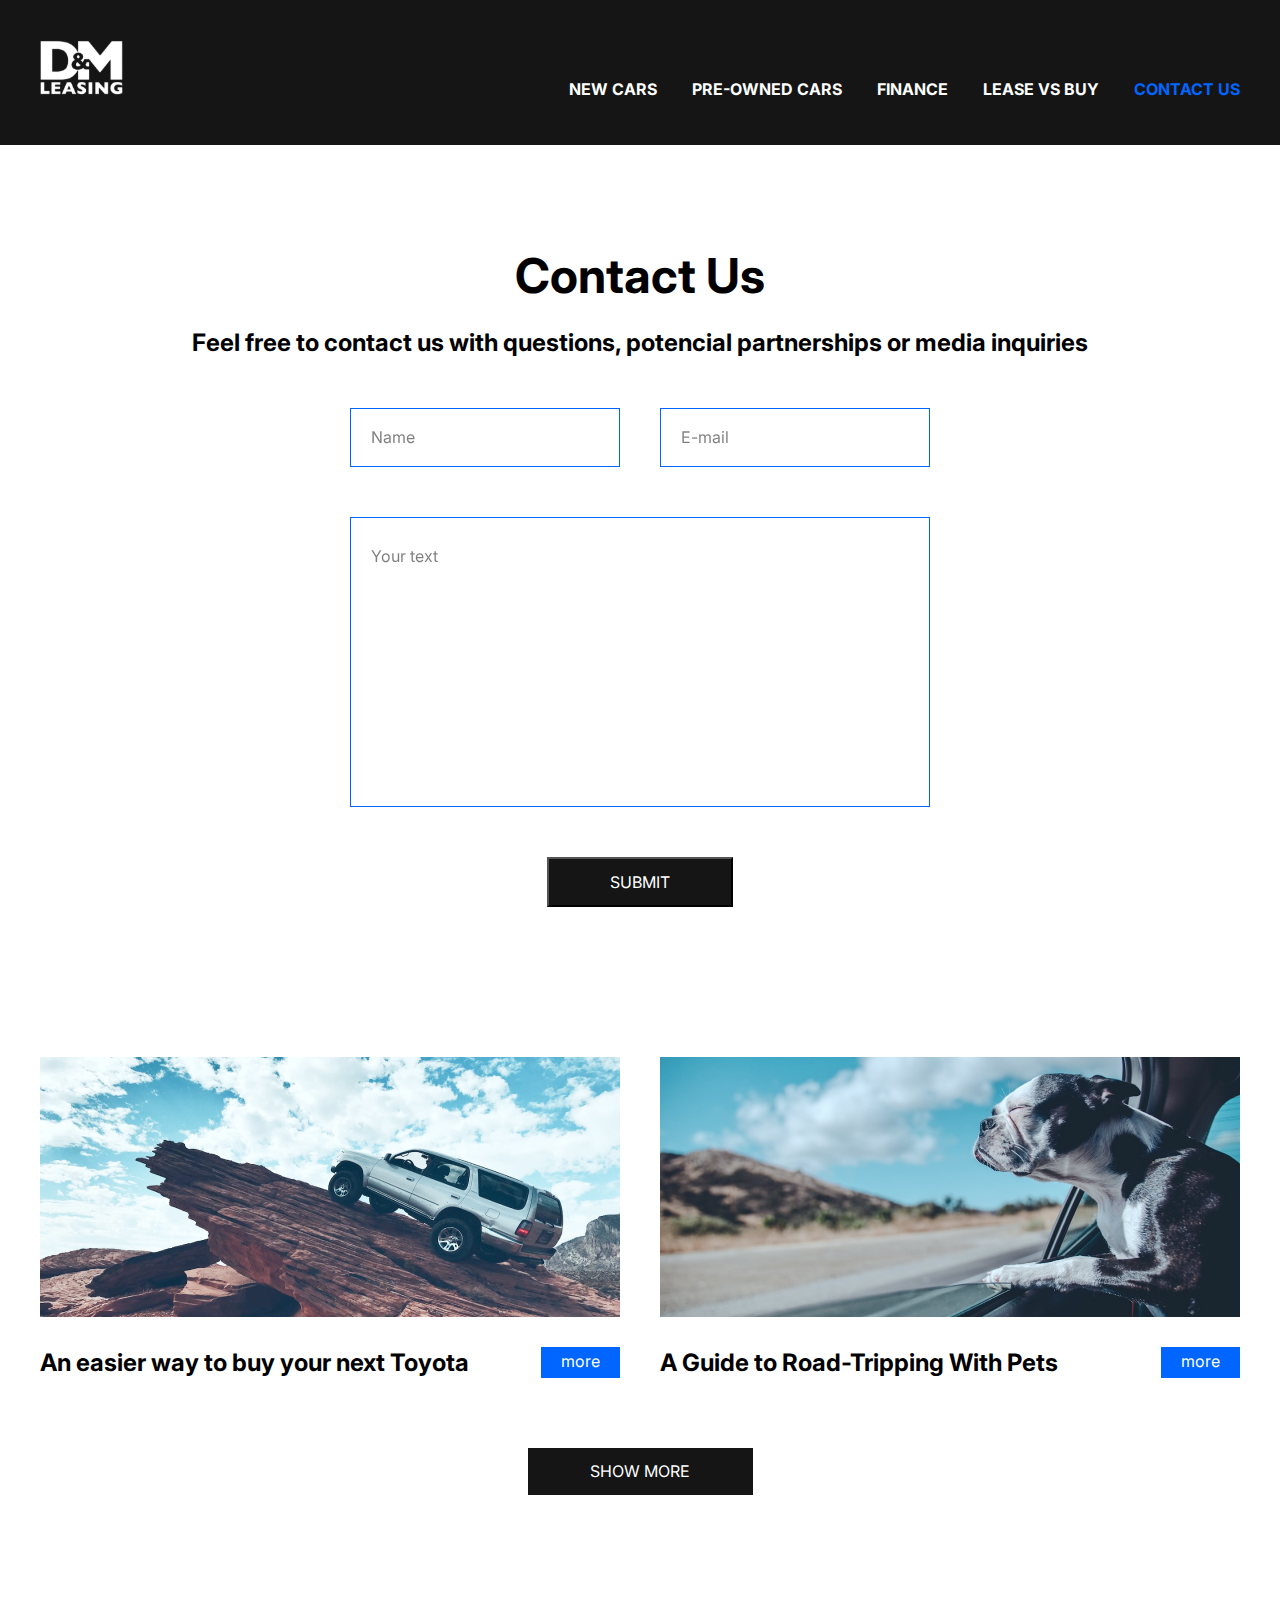
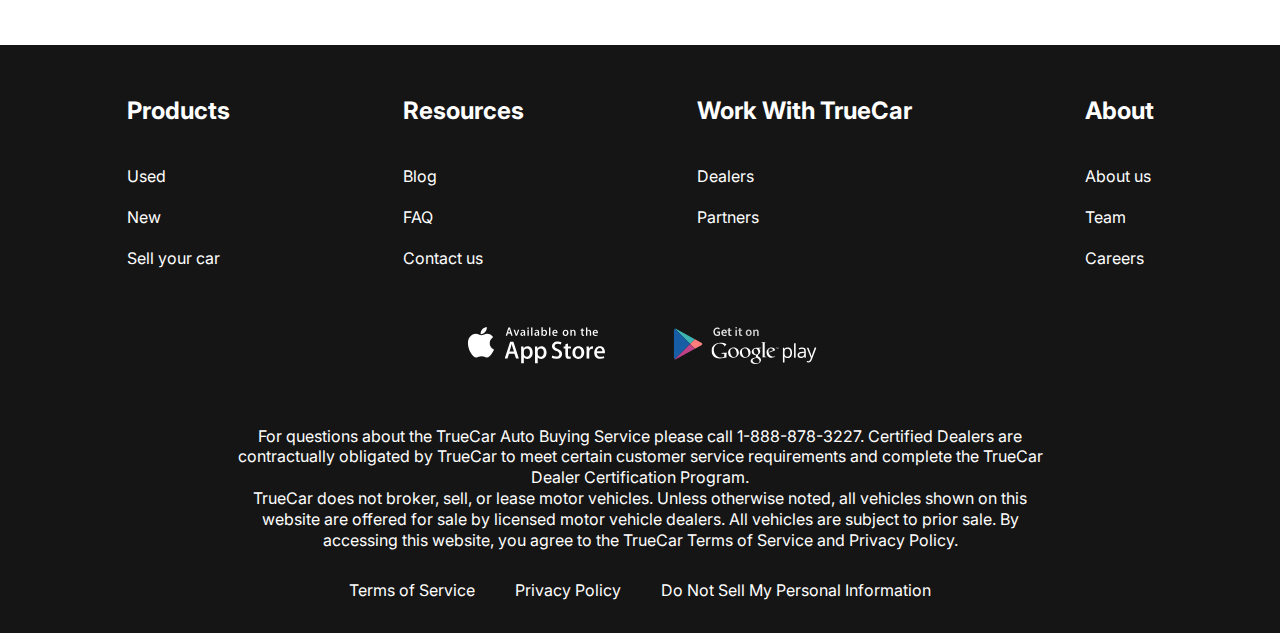
<file: contacts.html>
<!doctype html>
<html lang="en">
<head>
    <meta charset="UTF-8">
    <meta name="viewport"
          content="width=device-width, user-scalable=no, initial-scale=1.0, maximum-scale=1.0, minimum-scale=1.0">
    <meta http-equiv="X-UA-Compatible" content="ie=edge">
    <link rel="preconnect" href="https://fonts.googleapis.com">
    <link rel="preconnect" href="https://fonts.gstatic.com" crossorigin>
    <link href="https://fonts.googleapis.com/css2?family=Inter:ital,opsz,wght@0,14..32,100..900;1,14..32,100..900&family=Philosopher:wght@400;700&display=swap" rel="stylesheet">
    <link rel="stylesheet" href="css/style.css">
    <title>Document</title>
</head>
<body>
    <div class="wrapper">
        <header class="header ">
        <div class="container">
            <div class="header__inner">
                <a href="index.html" class="logo">
                    <img src="images/dm-white%201.svg" alt="logo" class="logo__img">
                </a>
                <nav class="menu">
                    <ul class="menu__list">
                        <li class="menu__list-item"><a href="new-cars.html" class="menu__list-link">NEW CARS</a></li>
                        <li class="menu__list-item"><a href="#" class="menu__list-link">PRE-OWNED CARS</a></li>
                        <li class="menu__list-item"><a href="#" class="menu__list-link">FINANCE</a></li>
                        <li class="menu__list-item"><a href="#" class="menu__list-link">LEASE VS BUY</a></li>
                        <li class="menu__list-item"><a href="#" class="menu__list-link menu__list-link--active">CONTACT US</a></li>
                    </ul>
                </nav>
            </div>
        </div>
        </header>
        <main class="main">
            <section class="contacts">
                <div class="container">
                    <h2 class="section-title contacts__title">
                        Contact Us
                    </h2>
                    <p class="contacts__text">
                        Feel free to contact us with questions, potencial partnerships or media inquiries
                    </p>
                    <form action="#" class="form">
                        <input type="text" class="form__input" placeholder="Name">
                        <input type="email" class="form__input" placeholder="E-mail">
                        <textarea class="form__textarea" placeholder="Your text"></textarea>
                        <button class="form__btn" type="submit">SUBMIT</button>
                    </form>
                </div>
            </section>

            <section class="blog">
                <div class="container">
                    <div class="blog__items">
                        <div class="blog__item">
                            <img src="images/blog1.jpg" alt="car" class="blog__item-img">
                            <h4 class="blog__item-title">
                                An easier way to buy your next Toyota
                            </h4>
                            <a href="#" class="blog__item-link">more</a>
                        </div>
                        <div class="blog__item">
                            <img src="images/blog2.jpg" alt="car" class="blog__item-img">
                            <h4 class="blog__item-title">
                                A Guide to Road-Tripping With Pets
                            </h4>
                            <a href="#" class="blog__item-link">more</a>
                        </div>
                    </div>
                    <a href="#" class="showmore-link">SHOW MORE</a>
                </div>
            </section>

        </main>

        <footer class="footer">
            <div class="container">
                <nav class="footer__menu">
                    <ul class="footer__menu-list">
                        <li class="footer__menu-item"><p  class="footer__menu-title">Products</p></li>
                        <li class="footer__menu-item"><a href="#" class="footer__menu-link">Used</a></li>
                        <li class="footer__menu-item"><a href="#" class="footer__menu-link">New</a></li>
                        <li class="footer__menu-item"><a href="#" class="footer__menu-link">Sell your car</a></li>
                    </ul>
                    <ul class="footer__menu-list">
                        <li class="footer__menu-item"><p  class="footer__menu-title">Resources</p></li>
                        <li class="footer__menu-item"><a href="#" class="footer__menu-link">Blog</a></li>
                        <li class="footer__menu-item"><a href="#" class="footer__menu-link">FAQ</a></li>
                        <li class="footer__menu-item"><a href="#" class="footer__menu-link">Contact us</a></li>
                    </ul>
                    <ul class="footer__menu-list">
                        <li class="footer__menu-item"><p  class="footer__menu-title">Work With TrueCar</p></li>
                        <li class="footer__menu-item"><a href="#" class="footer__menu-link">Dealers</a></li>
                        <li class="footer__menu-item"><a href="#" class="footer__menu-link">Partners</a></li>
                    </ul>
                    <ul class="footer__menu-list">
                        <li class="footer__menu-item"><p  class="footer__menu-title">About</p></li>
                        <li class="footer__menu-item"><a href="#" class="footer__menu-link">About us</a></li>
                        <li class="footer__menu-item"><a href="#" class="footer__menu-link">Team</a></li>
                        <li class="footer__menu-item"><a href="#" class="footer__menu-link">Careers</a></li>
                    </ul>
                </nav>
                <ul class="app">
                    <li class="app__item">
                        <a class="app__item-link" href="#">
                            <img class="app__item-img" src="images/Group.svg" alt="appstore">
                        </a>
                    </li>
                    <li class="app__item">
                        <a class="app__item-link" href="#">
                            <img class="app__item-img" src="images/Group_google.svg" alt="google">
                        </a>
                    </li>
                </ul>
                <div class="footer__copy">
                    <p class="footer__copy-text">
                        For questions about the TrueCar Auto Buying Service please call 1-888-878-3227.
                        Certified Dealers are contractually obligated by TrueCar to meet certain customer service requirements and complete the TrueCar Dealer Certification Program.
                    </p>
                    <p class="footer__copy-text">
                        TrueCar does not broker, sell, or lease motor vehicles. Unless otherwise noted, all vehicles shown on this website are offered for sale by licensed motor vehicle dealers. All vehicles are subject to prior sale. By accessing this website, you agree to the TrueCar Terms of Service and Privacy Policy.
                    </p>
                </div>
                <nav class="copy__nav">
                    <ul class="copy__nav-list">
                        <li class="cop__nav-item"><a href="#" class="copy__nav-link">Terms of Service</a></li>
                        <li class="cop__nav-item"><a href="#" class="copy__nav-link">Privacy Policy</a></li>
                        <li class="cop__nav-item"><a href="#" class="copy__nav-link">Do Not Sell My Personal Information</a></li>
                    </ul>
                </nav>
            </div>
        </footer>
    </div>

    <script src="js/main.js"></script>
</body>
</html>
</file>
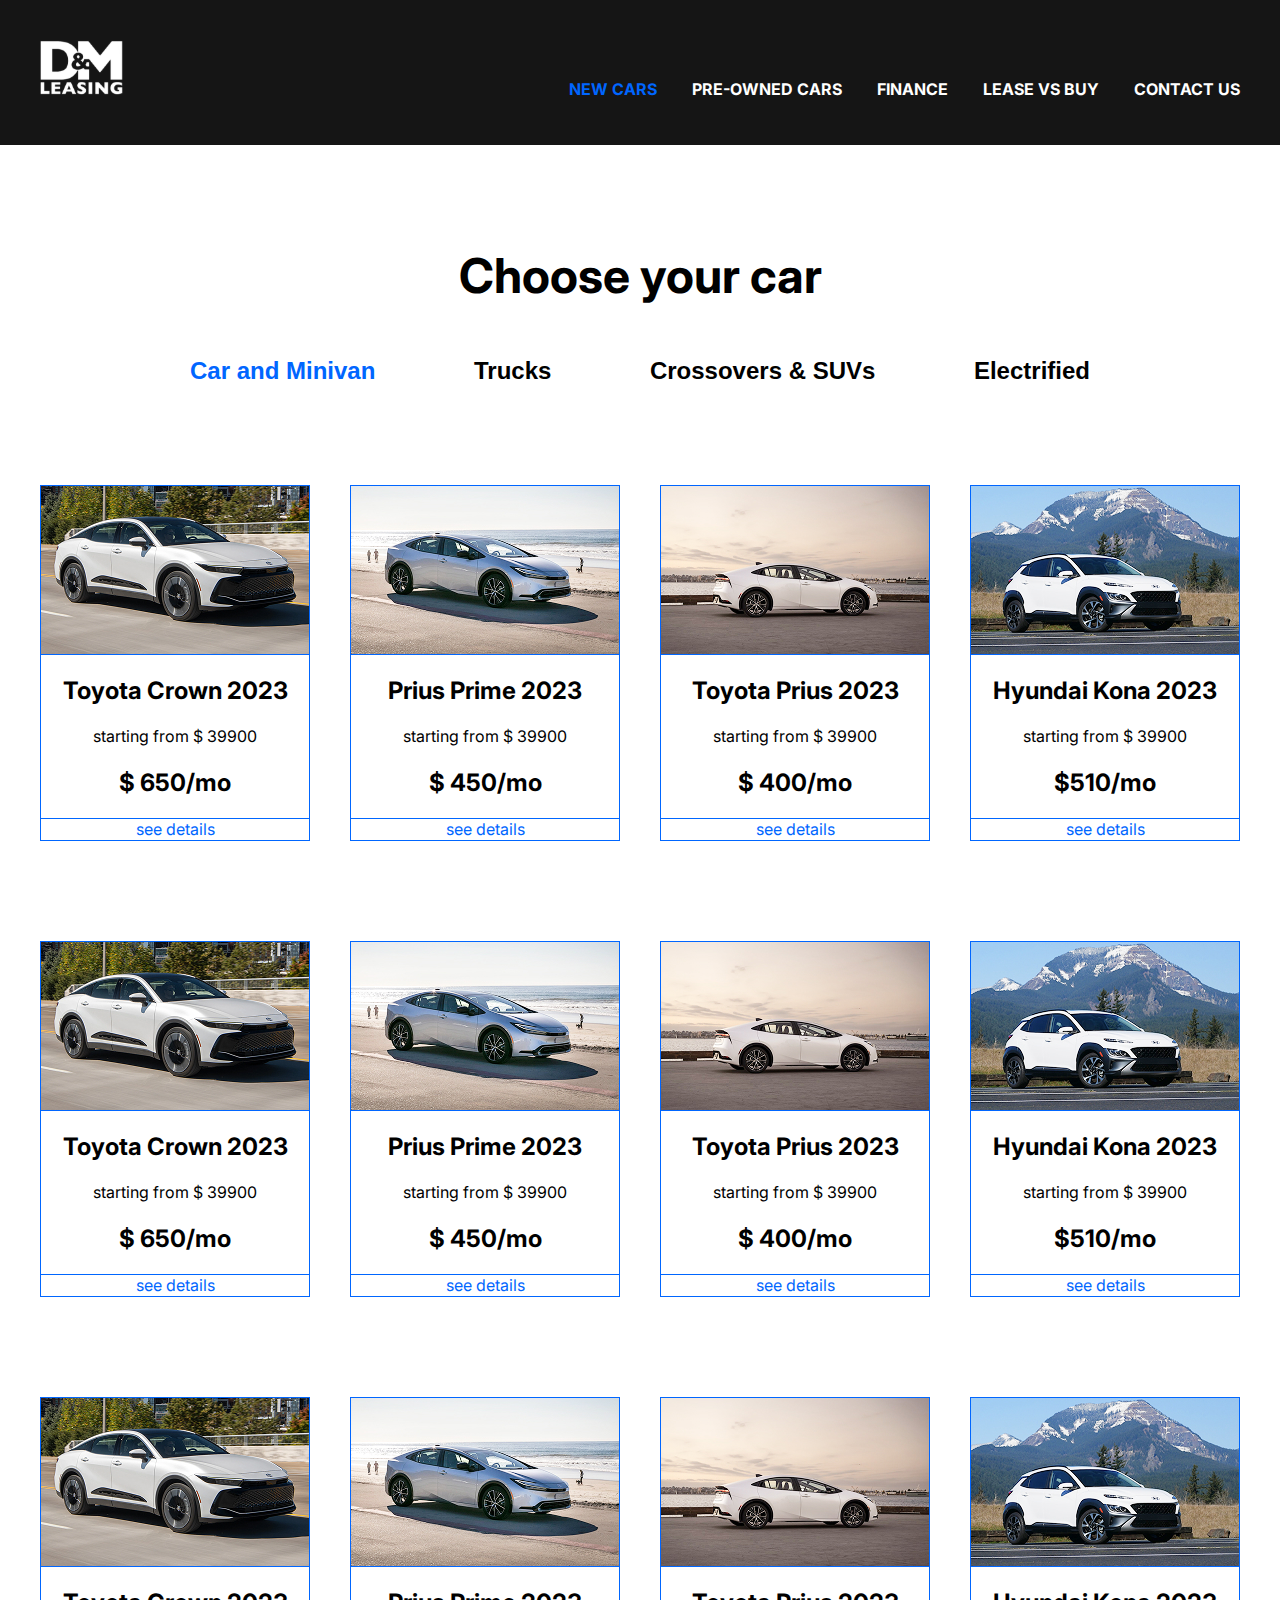
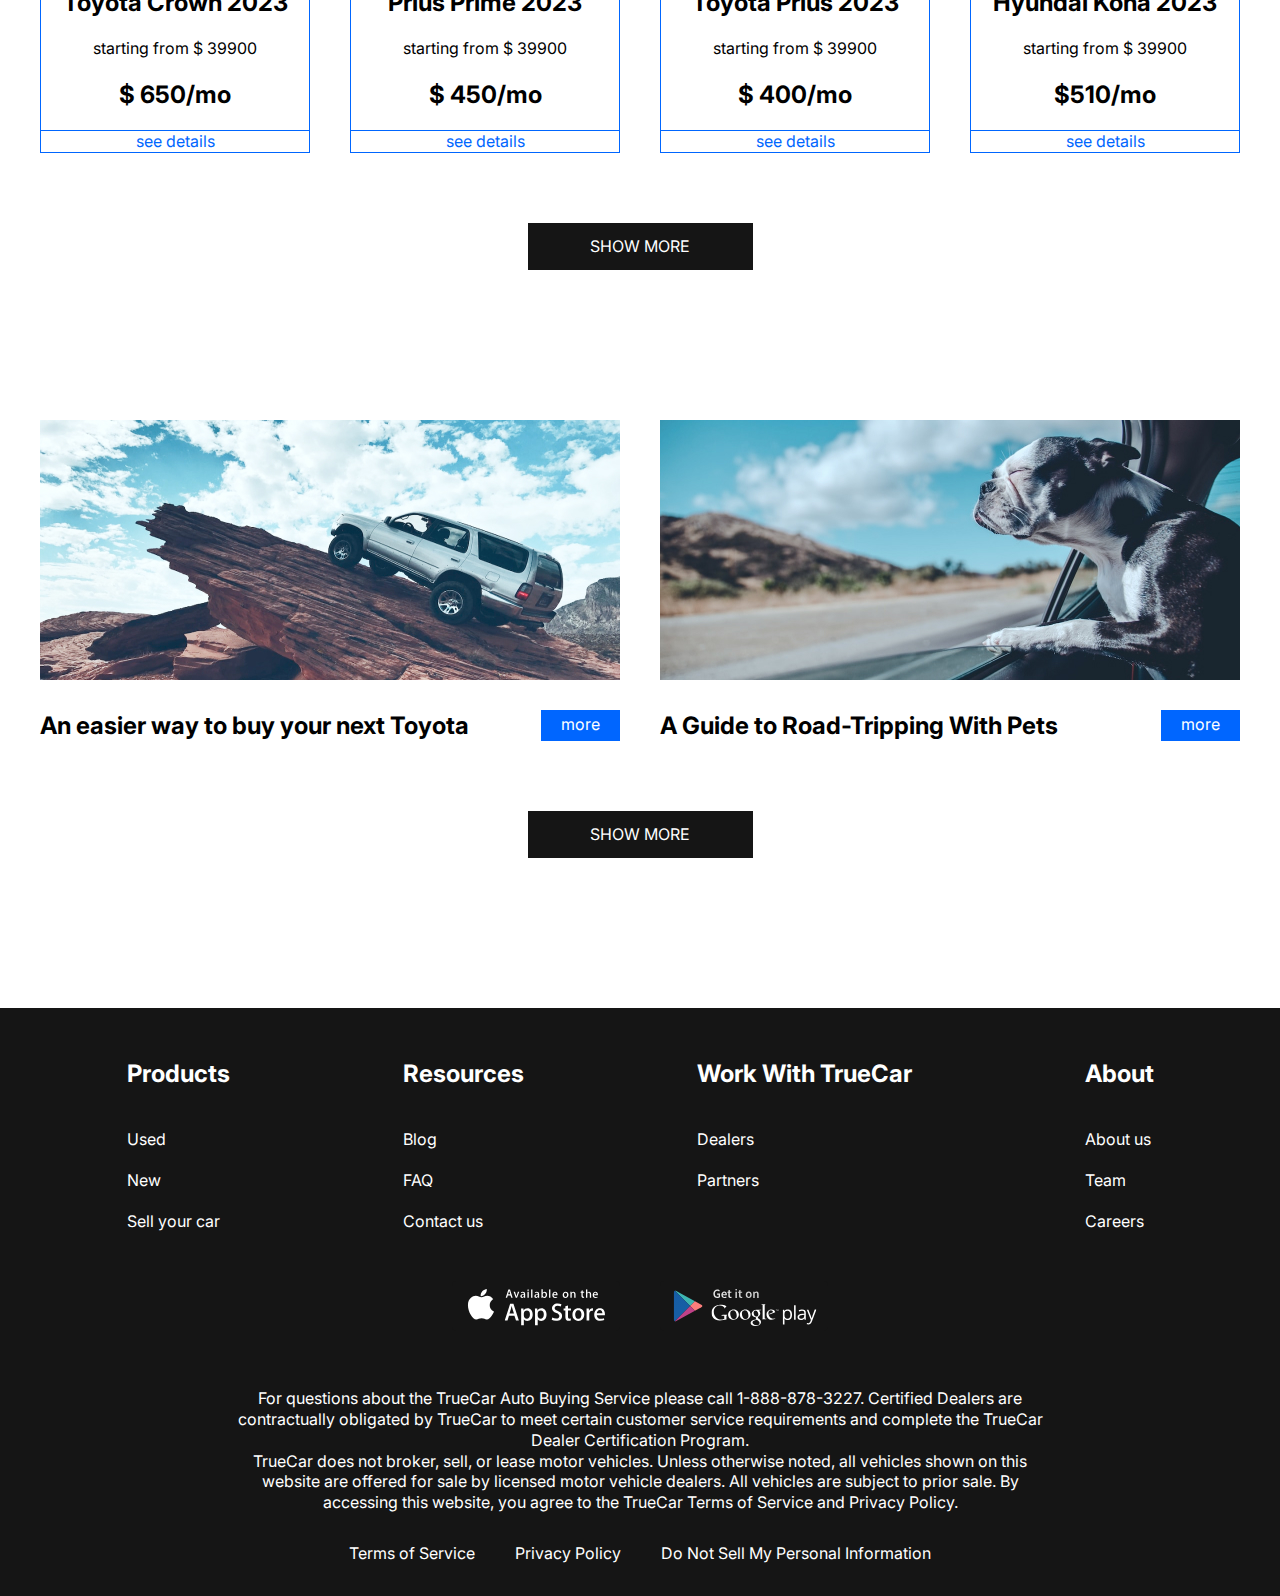
<file: new-cars.html>
<!doctype html>
<html lang="en">
<head>
    <meta charset="UTF-8">
    <meta name="viewport"
          content="width=device-width, user-scalable=no, initial-scale=1.0, maximum-scale=1.0, minimum-scale=1.0">
    <meta http-equiv="X-UA-Compatible" content="ie=edge">
    <link rel="preconnect" href="https://fonts.googleapis.com">
    <link rel="preconnect" href="https://fonts.gstatic.com" crossorigin>
    <link href="https://fonts.googleapis.com/css2?family=Inter:ital,opsz,wght@0,14..32,100..900;1,14..32,100..900&family=Philosopher:wght@400;700&display=swap" rel="stylesheet">
    <link rel="stylesheet" href="css/style.css">
    <title>Document</title>
</head>
<body>
    <div class="wrapper">
        <header class="header">
        <div class="container">
            <div class="header__inner">
                <a href="index.html" class="logo">
                    <img src="images/dm-white%201.svg" alt="logo" class="logo__img">
                </a>
                <nav class="menu">
                    <ul class="menu__list">
                        <li class="menu__list-item "><a href="#" class="menu__list-link menu__list-link--active">NEW CARS</a></li>
                        <li class="menu__list-item"><a href="#" class="menu__list-link">PRE-OWNED CARS</a></li>
                        <li class="menu__list-item"><a href="#" class="menu__list-link">FINANCE</a></li>
                        <li class="menu__list-item"><a href="#" class="menu__list-link">LEASE VS BUY</a></li>
                        <li class="menu__list-item"><a href="contacts.html" class="menu__list-link">CONTACT US</a></li>
                    </ul>
                </nav>
            </div>
        </div>
        </header>
        <main class="main">

            <section class="choose">
                <div class="container">
                    <h2 class="section-title">
                        Choose your car
                    </h2>
                    <div class="tabs">
                        <div class="tabs__btn">
                            <button class="tabs__btn-item tabs__btn-item--active" data-button="content-1">Car and Minivan</button>
                            <button class="tabs__btn-item" data-button="content-2">Trucks</button>
                            <button class="tabs__btn-item" data-button="content-3">Crossovers & SUVs</button>
                            <button class="tabs__btn-item" data-button="content-4">Electrified</button>
                        </div>
                        <div class="tabs__content">
                            <div class="tabs__content-item tabs__content-item--active" id="content-1">

                            <div class="card">
                                <img src="images/card1.jpg" alt="car" class="card__img">
                                <div class="card__content">
                                <h4 class="card__title">Toyota Crown 2023</h4>
                                <p class="card__text">starting from $ 39900</p>
                                <p class="card__price">$ 650/mo</p>
                                </div>
                                <a href="#" class="card__link">see details</a>
                            </div>

                                <div class="card">
                                    <img src="images/card2.jpg" alt="car" class="card__img">
                                    <div class="card__content">
                                    <h4 class="card__title">Prius Prime 2023</h4>
                                    <p class="card__text">starting from $ 39900</p>
                                    <p class="card__price">$ 450/mo</p>
                                    </div>
                                    <a href="#" class="card__link">see details</a>
                                </div>

                                <div class="card">
                                    <img src="images/card3.jpg" alt="car" class="card__img">
                                    <div class="card__content">
                                    <h4 class="card__title">Toyota Prius 2023</h4>
                                    <p class="card__text">starting from $ 39900</p>
                                    <p class="card__price"> $ 400/mo</p>
                                        </div>
                                    <a href="#" class="card__link">see details</a>
                                </div>

                                <div class="card">
                                    <img src="images/card4.jpg" alt="car" class="card__img">
                                    <div class="card__content">
                                    <h4 class="card__title">Hyundai Kona 2023</h4>
                                    <p class="card__text">starting from $ 39900</p>
                                    <p class="card__price">$510/mo</p>
                                    </div>
                                    <a href="#" class="card__link">see details</a>
                                </div>

                                <div class="card">
                                    <img src="images/card1.jpg" alt="car" class="card__img">
                                    <div class="card__content">
                                        <h4 class="card__title">Toyota Crown 2023</h4>
                                        <p class="card__text">starting from $ 39900</p>
                                        <p class="card__price">$ 650/mo</p>
                                    </div>
                                    <a href="#" class="card__link">see details</a>
                                </div>

                                <div class="card">
                                    <img src="images/card2.jpg" alt="car" class="card__img">
                                    <div class="card__content">
                                        <h4 class="card__title">Prius Prime 2023</h4>
                                        <p class="card__text">starting from $ 39900</p>
                                        <p class="card__price">$ 450/mo</p>
                                    </div>
                                    <a href="#" class="card__link">see details</a>
                                </div>

                                <div class="card">
                                    <img src="images/card3.jpg" alt="car" class="card__img">
                                    <div class="card__content">
                                        <h4 class="card__title">Toyota Prius 2023</h4>
                                        <p class="card__text">starting from $ 39900</p>
                                        <p class="card__price"> $ 400/mo</p>
                                    </div>
                                    <a href="#" class="card__link">see details</a>
                                </div>

                                <div class="card">
                                    <img src="images/card4.jpg" alt="car" class="card__img">
                                    <div class="card__content">
                                        <h4 class="card__title">Hyundai Kona 2023</h4>
                                        <p class="card__text">starting from $ 39900</p>
                                        <p class="card__price">$510/mo</p>
                                    </div>
                                    <a href="#" class="card__link">see details</a>
                                </div>

                                <div class="card">
                                    <img src="images/card1.jpg" alt="car" class="card__img">
                                    <div class="card__content">
                                        <h4 class="card__title">Toyota Crown 2023</h4>
                                        <p class="card__text">starting from $ 39900</p>
                                        <p class="card__price">$ 650/mo</p>
                                    </div>
                                    <a href="#" class="card__link">see details</a>
                                </div>

                                <div class="card">
                                    <img src="images/card2.jpg" alt="car" class="card__img">
                                    <div class="card__content">
                                        <h4 class="card__title">Prius Prime 2023</h4>
                                        <p class="card__text">starting from $ 39900</p>
                                        <p class="card__price">$ 450/mo</p>
                                    </div>
                                    <a href="#" class="card__link">see details</a>
                                </div>

                                <div class="card">
                                    <img src="images/card3.jpg" alt="car" class="card__img">
                                    <div class="card__content">
                                        <h4 class="card__title">Toyota Prius 2023</h4>
                                        <p class="card__text">starting from $ 39900</p>
                                        <p class="card__price"> $ 400/mo</p>
                                    </div>
                                    <a href="#" class="card__link">see details</a>
                                </div>

                                <div class="card">
                                    <img src="images/card4.jpg" alt="car" class="card__img">
                                    <div class="card__content">
                                        <h4 class="card__title">Hyundai Kona 2023</h4>
                                        <p class="card__text">starting from $ 39900</p>
                                        <p class="card__price">$510/mo</p>
                                    </div>
                                    <a href="#" class="card__link">see details</a>
                                </div>

                            </div>

                            <div class="tabs__content-item" id="content-2">
                                <div class="card">
                                    <img src="images/card1.jpg" alt="car" class="card__img">
                                    <div class="card__content">
                                        <h4 class="card__title">Toyota Crown 2023</h4>
                                        <p class="card__text">starting from $ 39900</p>
                                        <p class="card__price">$ 650/mo</p>
                                    </div>
                                    <a href="#" class="card__link">see details</a>
                                </div>

                                <div class="card">
                                    <img src="images/card2.jpg" alt="car" class="card__img">
                                    <div class="card__content">
                                        <h4 class="card__title">Prius Prime 2023</h4>
                                        <p class="card__text">starting from $ 39900</p>
                                        <p class="card__price">$ 450/mo</p>
                                    </div>
                                    <a href="#" class="card__link">see details</a>
                                </div>

                                <div class="card">
                                    <img src="images/card3.jpg" alt="car" class="card__img">
                                    <div class="card__content">
                                        <h4 class="card__title">Toyota Prius 2023</h4>
                                        <p class="card__text">starting from $ 39900</p>
                                        <p class="card__price"> $ 400/mo</p>
                                    </div>
                                    <a href="#" class="card__link">see details</a>
                                </div>

                                <div class="card">
                                    <img src="images/card4.jpg" alt="car" class="card__img">
                                    <div class="card__content">
                                        <h4 class="card__title">Hyundai Kona 2023</h4>
                                        <p class="card__text">starting from $ 39900</p>
                                        <p class="card__price">$510/mo</p>
                                    </div>
                                    <a href="#" class="card__link">see details</a>
                                </div>
                            </div>

                            <div class="tabs__content-item" id="content-3">
                                <div class="card">
                                    <img src="images/card1.jpg" alt="car" class="card__img">
                                    <div class="card__content">
                                        <h4 class="card__title">Toyota Crown 2023</h4>
                                        <p class="card__text">starting from $ 39900</p>
                                        <p class="card__price">$ 650/mo</p>
                                    </div>
                                    <a href="#" class="card__link">see details</a>
                                </div>

                                <div class="card">
                                    <img src="images/card2.jpg" alt="car" class="card__img">
                                    <div class="card__content">
                                        <h4 class="card__title">Prius Prime 2023</h4>
                                        <p class="card__text">starting from $ 39900</p>
                                        <p class="card__price">$ 450/mo</p>
                                    </div>
                                    <a href="#" class="card__link">see details</a>
                                </div>

                                <div class="card">
                                    <img src="images/card3.jpg" alt="car" class="card__img">
                                    <div class="card__content">
                                        <h4 class="card__title">Toyota Prius 2023</h4>
                                        <p class="card__text">starting from $ 39900</p>
                                        <p class="card__price"> $ 400/mo</p>
                                    </div>
                                    <a href="#" class="card__link">see details</a>
                                </div>

                                <div class="card">
                                    <img src="images/card4.jpg" alt="car" class="card__img">
                                    <div class="card__content">
                                        <h4 class="card__title">Hyundai Kona 2023</h4>
                                        <p class="card__text">starting from $ 39900</p>
                                        <p class="card__price">$510/mo</p>
                                    </div>
                                    <a href="#" class="card__link">see details</a>
                                </div>

                                <div class="card">
                                    <img src="images/card1.jpg" alt="car" class="card__img">
                                    <div class="card__content">
                                        <h4 class="card__title">Toyota Crown 2023</h4>
                                        <p class="card__text">starting from $ 39900</p>
                                        <p class="card__price">$ 650/mo</p>
                                    </div>
                                    <a href="#" class="card__link">see details</a>
                                </div>

                                <div class="card">
                                    <img src="images/card2.jpg" alt="car" class="card__img">
                                    <div class="card__content">
                                        <h4 class="card__title">Prius Prime 2023</h4>
                                        <p class="card__text">starting from $ 39900</p>
                                        <p class="card__price">$ 450/mo</p>
                                    </div>
                                    <a href="#" class="card__link">see details</a>
                                </div>

                                <div class="card">
                                    <img src="images/card3.jpg" alt="car" class="card__img">
                                    <div class="card__content">
                                        <h4 class="card__title">Toyota Prius 2023</h4>
                                        <p class="card__text">starting from $ 39900</p>
                                        <p class="card__price"> $ 400/mo</p>
                                    </div>
                                    <a href="#" class="card__link">see details</a>
                                </div>

                                <div class="card">
                                    <img src="images/card4.jpg" alt="car" class="card__img">
                                    <div class="card__content">
                                        <h4 class="card__title">Hyundai Kona 2023</h4>
                                        <p class="card__text">starting from $ 39900</p>
                                        <p class="card__price">$510/mo</p>
                                    </div>
                                    <a href="#" class="card__link">see details</a>
                                </div>
                            </div>
                            <div class="tabs__content-item" id="content-4">
                                <div class="card">
                                    <img src="images/card1.jpg" alt="car" class="card__img">
                                    <div class="card__content">
                                        <h4 class="card__title">Toyota Crown 2023</h4>
                                        <p class="card__text">starting from $ 39900</p>
                                        <p class="card__price">$ 650/mo</p>
                                    </div>
                                    <a href="#" class="card__link">see details</a>
                                </div>

                                <div class="card">
                                    <img src="images/card2.jpg" alt="car" class="card__img">
                                    <div class="card__content">
                                        <h4 class="card__title">Prius Prime 2023</h4>
                                        <p class="card__text">starting from $ 39900</p>
                                        <p class="card__price">$ 450/mo</p>
                                    </div>
                                    <a href="#" class="card__link">see details</a>
                                </div>

                                <div class="card">
                                    <img src="images/card3.jpg" alt="car" class="card__img">
                                    <div class="card__content">
                                        <h4 class="card__title">Toyota Prius 2023</h4>
                                        <p class="card__text">starting from $ 39900</p>
                                        <p class="card__price"> $ 400/mo</p>
                                    </div>
                                    <a href="#" class="card__link">see details</a>
                                </div>

                                <div class="card">
                                    <img src="images/card4.jpg" alt="car" class="card__img">
                                    <div class="card__content">
                                        <h4 class="card__title">Hyundai Kona 2023</h4>
                                        <p class="card__text">starting from $ 39900</p>
                                        <p class="card__price">$510/mo</p>
                                    </div>
                                    <a href="#" class="card__link">see details</a>
                                </div>
                            </div>
                        </div>
                    </div>
                    <a href="#" class="showmore-link">SHOW MORE</a>
                </div>
            </section>

            <section class="blog">
                <div class="container">
                    <div class="blog__items">
                        <div class="blog__item">
                            <img src="images/blog1.jpg" alt="car" class="blog__item-img">
                            <h4 class="blog__item-title">
                                An easier way to buy your next Toyota
                            </h4>
                            <a href="#" class="blog__item-link">more</a>
                        </div>
                        <div class="blog__item">
                            <img src="images/blog2.jpg" alt="car" class="blog__item-img">
                            <h4 class="blog__item-title">
                                A Guide to Road-Tripping With Pets
                            </h4>
                            <a href="#" class="blog__item-link">more</a>
                        </div>
                    </div>
                    <a href="#" class="showmore-link">SHOW MORE</a>
                </div>
            </section>
        </main>

        <footer class="footer">
            <div class="container">
                <nav class="footer__menu">
                    <ul class="footer__menu-list">
                        <li class="footer__menu-item"><p  class="footer__menu-title">Products</p></li>
                        <li class="footer__menu-item"><a href="#" class="footer__menu-link">Used</a></li>
                        <li class="footer__menu-item"><a href="#" class="footer__menu-link">New</a></li>
                        <li class="footer__menu-item"><a href="#" class="footer__menu-link">Sell your car</a></li>
                    </ul>
                    <ul class="footer__menu-list">
                        <li class="footer__menu-item"><p  class="footer__menu-title">Resources</p></li>
                        <li class="footer__menu-item"><a href="#" class="footer__menu-link">Blog</a></li>
                        <li class="footer__menu-item"><a href="#" class="footer__menu-link">FAQ</a></li>
                        <li class="footer__menu-item"><a href="#" class="footer__menu-link">Contact us</a></li>
                    </ul>
                    <ul class="footer__menu-list">
                        <li class="footer__menu-item"><p  class="footer__menu-title">Work With TrueCar</p></li>
                        <li class="footer__menu-item"><a href="#" class="footer__menu-link">Dealers</a></li>
                        <li class="footer__menu-item"><a href="#" class="footer__menu-link">Partners</a></li>
                    </ul>
                    <ul class="footer__menu-list">
                        <li class="footer__menu-item"><p  class="footer__menu-title">About</p></li>
                        <li class="footer__menu-item"><a href="#" class="footer__menu-link">About us</a></li>
                        <li class="footer__menu-item"><a href="#" class="footer__menu-link">Team</a></li>
                        <li class="footer__menu-item"><a href="#" class="footer__menu-link">Careers</a></li>
                    </ul>
                </nav>
                <ul class="app">
                    <li class="app__item">
                        <a class="app__item-link" href="#">
                            <img class="app__item-img" src="images/Group.svg" alt="appstore">
                        </a>
                    </li>
                    <li class="app__item">
                        <a class="app__item-link" href="#">
                            <img class="app__item-img" src="images/Group_google.svg" alt="google">
                        </a>
                    </li>
                </ul>
                <div class="footer__copy">
                    <p class="footer__copy-text">
                        For questions about the TrueCar Auto Buying Service please call 1-888-878-3227.
                        Certified Dealers are contractually obligated by TrueCar to meet certain customer service requirements and complete the TrueCar Dealer Certification Program.
                    </p>
                    <p class="footer__copy-text">
                        TrueCar does not broker, sell, or lease motor vehicles. Unless otherwise noted, all vehicles shown on this website are offered for sale by licensed motor vehicle dealers. All vehicles are subject to prior sale. By accessing this website, you agree to the TrueCar Terms of Service and Privacy Policy.
                    </p>
                </div>
                <nav class="copy__nav">
                    <ul class="copy__nav-list">
                        <li class="cop__nav-item"><a href="#" class="copy__nav-link">Terms of Service</a></li>
                        <li class="cop__nav-item"><a href="#" class="copy__nav-link">Privacy Policy</a></li>
                        <li class="cop__nav-item"><a href="#" class="copy__nav-link">Do Not Sell My Personal Information</a></li>
                    </ul>
                </nav>
            </div>
        </footer>
    </div>

    <script src="js/main.js"></script>
</body>
</html>
</file>
<file: css/style.css>
@charset "UTF-8";
/*закончила в 3:33:06*/
html {
  box-sizing: border-box;
}

*, *:before, *:after {
  box-sizing: inherit;
  margin: 0;
  padding: 0;
  /*чтобы высота была равна 100%*/
}

html, body {
  height: 100%;
}

.wrapper {
  /*Высота на всю страницу надо в html,body написать height: 100% */
  min-height: 100%;
  display: flex;
  flex-direction: column;
}

ul {
  list-style: none;
}

a {
  text-decoration: none;
  color: inherit;
}

.section-title {
  margin-bottom: 50px;
  font-size: 48px;
  font-weight: 700;
  text-align: center;
}

.container {
  max-width: 1220px;
  margin: 0 auto;
  padding: 0 10px;
}

body {
  font-family: 'Inter', sans-serif;
  font-size: 16px;
  font-weight: 400;
  line-height: 1.3;
  /*Для второй страницы*/
}

.header {
  background-color: #151515;
  /*Для главной страницы*/
}

.header-main {
  background-color: transparent;
  position: absolute;
  z-index: 10;
  left: 0;
  right: 0;
}

.header__inner {
  padding: 40px 0 45px 0;
  display: flex;
  justify-content: space-between;
  align-items: flex-end;
}

.menu__list {
  display: flex;
  gap: 35px;
}

.menu__list-link {
  color: white;
  text-transform: uppercase;
  font-weight: 700;
}

.menu__list-link--active {
  color: #0066FF;
}

.footer {
  background-color: #151515;
  padding: 50px 0 32px;
  color: white;
}

.footer__menu {
  display: flex;
  justify-content: space-around;
  margin-bottom: 50px;
}

.footer__menu-list {
  max-width: 250px;
}

.footer__menu-title {
  font-size: 24px;
  font-weight: 700;
  padding-bottom: 20px;
  /*присоединяет значение соседу*/
}

.footer__menu-item + .footer__menu-item {
  padding-top: 20px;
}

.footer__copy {
  max-width: 806px;
  margin: 0 auto 30px;
  text-align: center;
}

.app {
  display: flex;
  justify-content: center;
  gap: 40px;
  margin-bottom: 52px;
}

.copy__nav-list {
  display: flex;
  justify-content: center;
  gap: 40px;
}

.main {
  flex-grow: 1;
}

.top {
  color: white;
  text-align: center;
  padding-top: 250px;
  padding-bottom: 60px;
  position: absolute;
  z-index: 5;
  left: 0;
  right: 0;
}

.top__link {
  background-color: #151515;
  padding: 23px;
  /*статичная ширина кнопки*/
  max-width: 430px;
  width: 100%;
  display: inline-block;
  text-transform: uppercase;
  font-size: 36px;
  font-weight: 700;
}

.title {
  padding-bottom: 40px;
  font-size: 96px;
  font-weight: 700;
}

.swiper::after {
  content: '';
  background: rgba(21, 21, 21, 0.3);
  position: absolute;
  z-index: 5;
  left: 0;
  right: 0;
  bottom: 0;
  top: 0;
}

.swiper-slide {
  background-repeat: no-repeat;
  background-size: cover;
  background-position: center;
  height: 100vh;
}

.swiper-pagination-bullet {
  width: 120px;
  height: 3px;
  background-color: #151515;
  border-radius: 0;
  opacity: 1;
  margin: 0 15px !important;
}

.swiper-pagination-bullets.swiper-pagination-horizontal {
  bottom: 50px;
}

.swiper-pagination-bullet-active {
  height: 6px;
  background-color: white;
}

.why-lease {
  padding: 150px 0;
}

.why-lease__list {
  display: grid;
  grid-template-columns: repeat(4, 1fr);
  gap: 40px;
  text-align: center;
}

.why-lease__item-img {
  margin-bottom: 30px;
}

.why-lease__item-title {
  margin-bottom: 30px;
  font-size: 24px;
  font-weight: 700;
}

.why-lease__item-text {
  text-align: left;
}

.how-does {
  padding-bottom: 150px;
}

.how-does__inner {
  max-width: 600px;
  margin: 0 auto;
}

.how-does__title {
  font-size: 24px;
  font-weight: 700;
  padding-top: 50px;
}

.how-does__list {
  padding: 50px 0 70px;
  counter-reset: myCounter;
}

.how-does__item {
  list-style: none;
  width: 270px;
  position: relative;
  margin-left: auto;
  box-sizing: content-box;
  padding: 19px 0 19px 240px;
  min-height: 63px;
}

.how-does__item + .how-does__item {
  margin-top: 40px;
}

.how-does__item::before {
  counter-increment: myCounter;
  content: counter(myCounter);
  position: absolute;
  display: flex;
  justify-content: center;
  align-items: center;
  background-color: #0066FF;
  font-size: 48px;
  font-weight: 700;
  width: 100px;
  height: 100px;
  border-radius: 50%;
  color: white;
  left: 0;
  top: 0;
}

.video {
  padding-bottom: 150px;
}

.video__title {
  margin-bottom: 20px;
}

.video__text {
  font-size: 24px;
  font-weight: 700;
  margin-bottom: 50px;
  text-align: center;
}

.video__content {
  margin: 0 auto;
  display: block;
}

.important {
  padding-bottom: 150px;
}

.important__title {
  margin-bottom: 20px;
}

.important__text {
  max-width: 580px;
  margin: 0 auto 50px;
}

.important__list {
  display: grid;
  grid-template-columns: repeat(4, 1fr);
}

.important__item-img {
  margin-bottom: 20px;
}

.contacts {
  padding: 100px 0 150px;
}

.contacts__title {
  margin-bottom: 20px;
}

.contacts__text {
  font-size: 24px;
  font-weight: 700;
  text-align: center;
  margin-bottom: 50px;
  padding: 0 100px;
}

.form {
  max-width: 580px;
  margin: 0 auto;
  display: flex;
  justify-content: space-between;
  flex-wrap: wrap;
}

.form__textarea {
  width: 100%;
  resize: none;
  padding: 28px 20px;
  height: 290px;
  border: 1px solid #0066FF;
  font-family: 'Inter', sans-serif;
  font-size: 16px;
  font-weight: 400;
  line-height: 1.3;
  color: #000;
  margin-bottom: 50px;
}

.form__input {
  width: 270px;
  padding: 18px 20px;
  display: inline-block;
  border: 1px solid #0066FF;
  margin-bottom: 50px;
  font-family: 'Inter', sans-serif;
  font-size: 16px;
  font-weight: 400;
  line-height: 1.3;
  color: #000;
}

.form__input::placeholder, .form__textarea::placeholder {
  font-family: 'Inter', sans-serif;
  font-size: 16px;
  font-weight: 400;
  line-height: 1.3;
  color: #000;
  opacity: 0.5;
}

.form__btn {
  text-transform: uppercase;
  color: #fff;
  background-color: #151515;
  font-family: 'Inter', sans-serif;
  font-size: 16px;
  font-weight: 400;
  padding: 13px 61px;
  margin: 0 auto;
}

.blog {
  padding-bottom: 150px;
}

.blog__items {
  display: grid;
  grid-template-columns: repeat(2, 1fr);
  gap: 40px;
  margin-bottom: 70px;
}

.blog__item {
  display: flex;
  justify-content: space-between;
  flex-wrap: wrap;
}

.blog__item-img {
  margin-bottom: 30px;
  width: 100%;
}

.blog__item-title {
  flex-basis: 446px;
  font-size: 24px;
  font-weight: 700;
}

.blog__item-link {
  color: #ffffff;
  background-color: #0066FF;
  padding: 4px 20px;
}

.showmore-link {
  text-transform: uppercase;
  background-color: #151515;
  padding: 13px;
  color: white;
  width: 225px;
  margin: 0 auto;
  text-align: center;
  /*чтобы отступ был не от букв, а от верхней границы кнопки*/
  display: block;
}

.choose {
  padding: 100px 0 150px;
}

.tabs {
  margin-bottom: 70px;
}

.tabs__btn {
  padding: 0 150px;
  display: flex;
  justify-content: space-between;
  gap: 80px;
  padding-bottom: 100px;
}

.tabs__btn-item {
  font-size: 24px;
  font-weight: 700;
  cursor: pointer;
  border: none;
  background-color: transparent;
  padding: 0;
}

.tabs__btn-item--active {
  color: #0066FF;
}

.tabs__content-item {
  display: none;
  grid-template-columns: repeat(4, 1fr);
  gap: 100px 40px;
}

.tabs__content-item.tabs__content-item--active {
  display: grid;
}

.card {
  text-align: center;
}

.card__content {
  padding: 0 5px;
  border: 1px solid #0066FF;
  border-top: 0;
}

.card__img {
  display: block;
}

.card__title {
  font-size: 24px;
  font-weight: 700;
  margin-bottom: 20px;
  padding-top: 20px;
}

.card__text {
  margin-bottom: 20px;
}

.card__price {
  margin-bottom: 20px;
  font-weight: 700;
  font-size: 24px;
}

.card__link {
  display: block;
  color: #0066FF;
  border: 1px solid #0066FF;
  border-top: 0;
}
</file>
